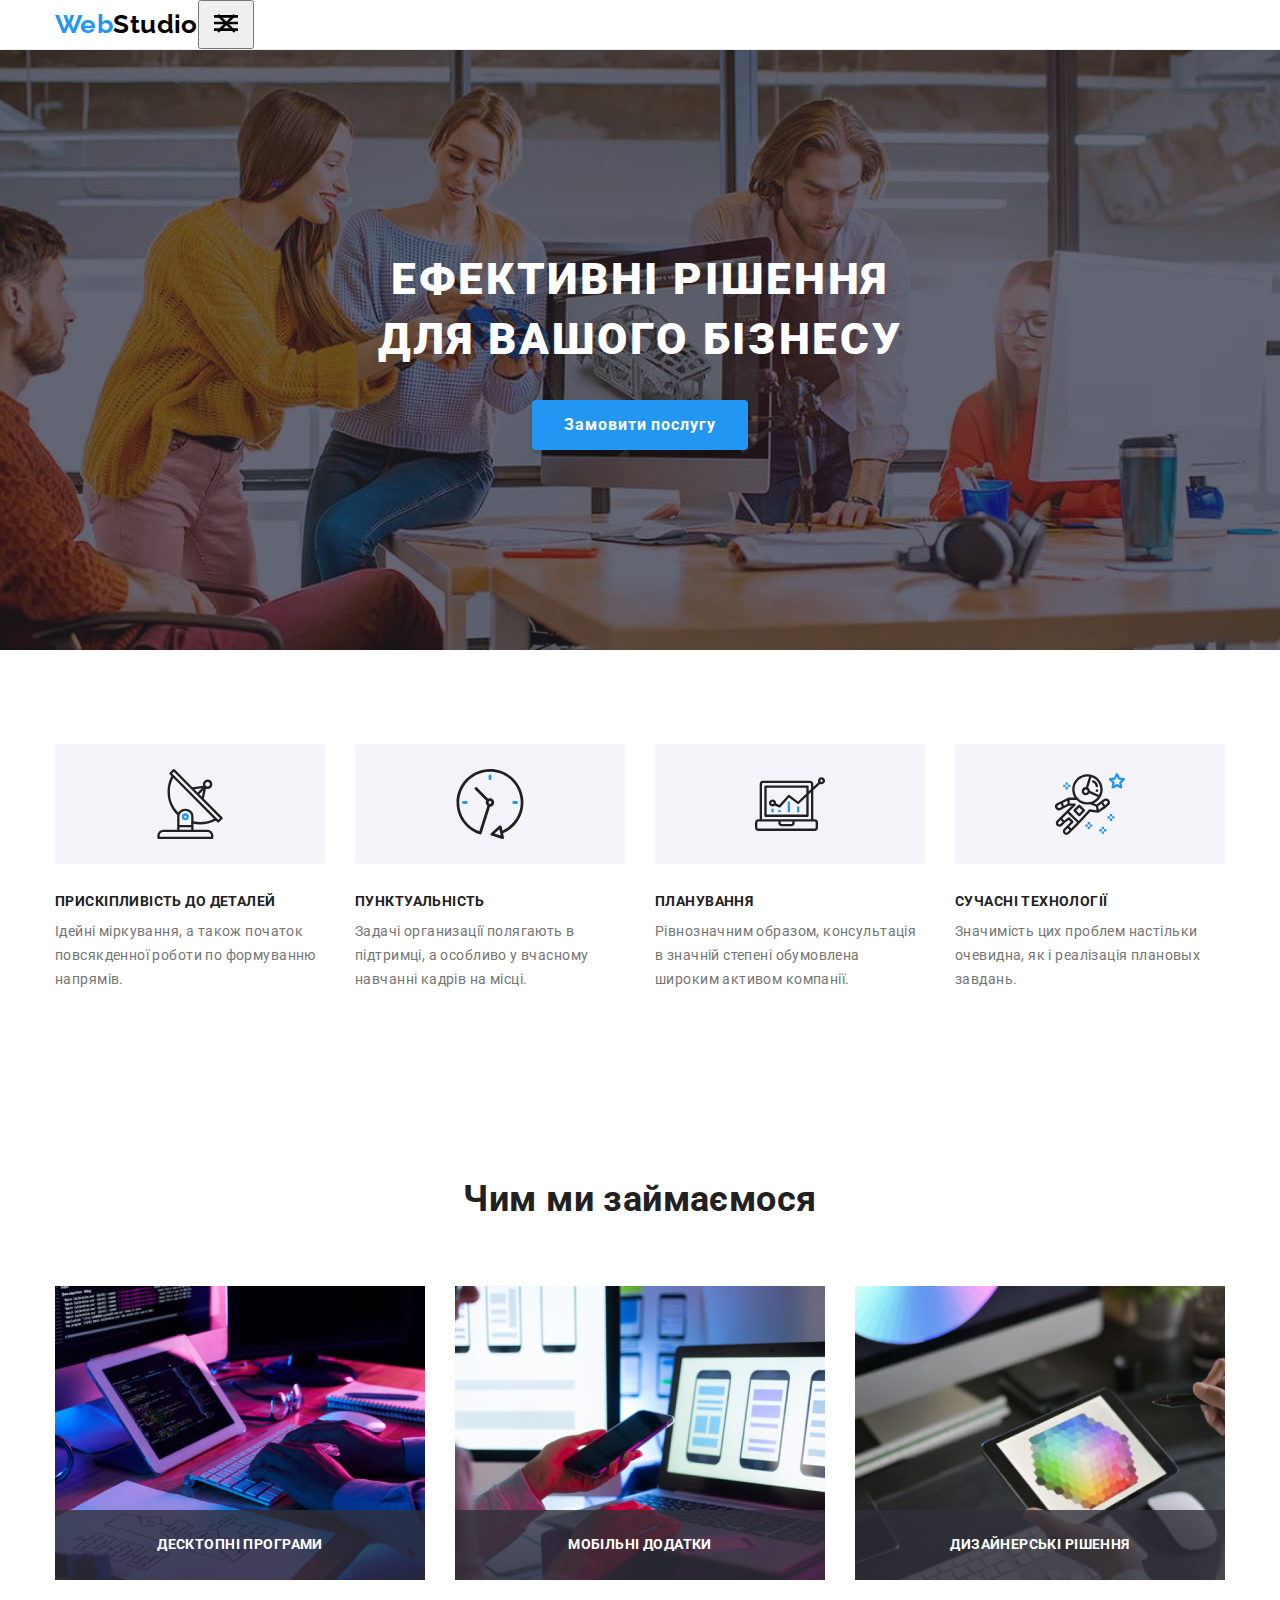
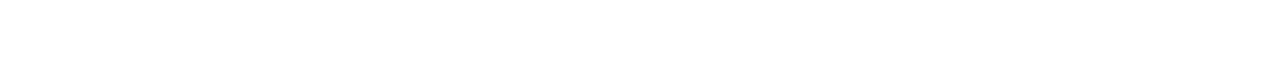
<file: index.html>
<!DOCTYPE html>
<html lang="uk-UA">
  <head>
    <meta charset="UTF-8" />
    <meta http-equiv="X-UA-Compatible" content="IE=edge" />
    <meta name="viewport" content="width=device-width, initial-scale=1.0" />
    <title>Go-IT Studio</title>
    <link rel="preconnect" href="https://fonts.googleapis.com" />
    <link rel="preconnect" href="https://fonts.gstatic.com" crossorigin />
    <link
      href="https://fonts.googleapis.com/css2?family=Raleway:wght@700&family=Roboto:wght@400;500;700;900&display=swap"
      rel="stylesheet"
    />
    <link
      rel="stylesheet"
      href="https://cdnjs.cloudflare.com/ajax/libs/modern-normalize/1.1.0/modern-normalize.min.css"
    />
    <link rel="icon" href="./images/studio.img/go-it.jpg" type="image/jpg" />
    <link rel="stylesheet" href="./css/main.min.css" />
  </head>
  <body>
    <!-- Шапка -->
    <header class="page-header">
      <div class="container">
        <div class="head-box">
          <a class="logo" href="./index.html">
            <span class="header__logo">Web</span>Studio</a
          >
          <button class="mobile-navigation" type="button">
            <svg class="mobile-navicon" width="40px" height="40px">
              <use
                class="mobile-navigation-menu"
                href="./images/icon.svg/sprite.svg#mobile-icon"
              ></use>
              <use
                class="mobile-nav__icon-close"
                href="./images/icon.svg/sprite.svg#mobile-icon-close"
              ></use>
            </svg>
          </button>
          <!-- <nav class="navigation">
            <ul class="navigation__list">
              <li class="navigation__item">
                <a href="./index.html" class="navigation__link current"
                  >Студія</a
                >
              </li>
              <li class="navigation__item">
                <a href="./portfolio.html" class="navigation__link"
                  >Портфоліо</a
                >
              </li>
              <li class="navigation__item">
                <a href="#" class="navigation__link">Контакти</a>
              </li>
            </ul>
          </nav> -->
          <!-- <ul class="contact">
            <li class="contact__item">
              <a
                class="contact__link"
                href="mailto:info@devstudio.com"
                target="_blank"
                rel="noopener nofollow noreferrer"
              >
                <svg class="envelope" width="16" height="12">
                  <use href="./images/icon.svg/sprite.svg#icon-envelope"></use>
                </svg>
                info@devstudio.com</a
              >
            </li>
            <li class="contact__item">
              <a
                class="contact__link"
                href="tel:+380961111111"
                target="_blank"
                rel="noopener nofollow noreferrer"
              >
                <svg class="smartphone" width="10" height="16">
                  <use
                    href="./images/icon.svg/sprite.svg#icon-smartphone"
                  ></use>
                </svg>
                +38 096 111 11 11</a
              >
            </li>
          </ul> -->
        </div>
      </div>
    </header>
    <main class="general">
      <section class="section-hero img-bgr-hero">
        <div class="container">
          <h1 class="hero-txt">ЕФЕКТИВНІ РІШЕННЯ ДЛЯ ВАШОГО БІЗНЕСУ</h1>
          <button class="hero-button" type="button" data-modal-open>
            Замовити послугу
          </button>
        </div>
      </section>
      <section class="section">
        <div class="container about-us">
          <h2 class="visually-hidden">Про Нас</h2>
          <ul class="about-us__list">
            <li class="about-us__box">
              <div class="about-us__backraund">
                <svg class="about-us__icon" width="70" height="70">
                  <use href="./images/icon.svg/sprite.svg#icon-antenna"></use>
                </svg>
              </div>
              <h3 class="about-us__title">ПРИСКІПЛИВІСТЬ ДО ДЕТАЛЕЙ</h3>
              <p class="about-us__text">
                Ідейні міркування, а також початок повсякденної роботи по
                формуванню напрямів.
              </p>
            </li>
            <li class="about-us__box">
              <div class="about-us__backraund">
                <svg class="about-us__icon" width="70" height="70">
                  <use href="./images/icon.svg/sprite.svg#icon-clock"></use>
                </svg>
              </div>
              <h3 class="about-us__title">ПУНКТУАЛЬНІСТЬ</h3>
              <p class="about-us__text">
                Задачі организації полягають в підтримці, а особливо у вчасному
                навчанні кадрів на місці.
              </p>
            </li>
            <li class="about-us__box">
              <div class="about-us__backraund">
                <svg class="about-us__icon" width="70" height="70">
                  <use href="./images/icon.svg/sprite.svg#icon-diagram"></use>
                </svg>
              </div>
              <h3 class="about-us__title">ПЛАНУВАННЯ</h3>
              <p class="about-us__text">
                Рівнозначним образом, консультація в значній степені обумовлена
                широким активом компанії.
              </p>
            </li>
            <li class="about-us__box">
              <div class="about-us__backraund">
                <svg class="about-us__icon" width="70" height="70">
                  <use href="./images/icon.svg/sprite.svg#icon-astronaut"></use>
                </svg>
              </div>
              <h3 class="about-us__title">СУЧАСНІ ТЕХНОЛОГІЇ</h3>
              <p class="about-us__text">
                Значимість цих проблем настільки очевидна, як і реалізація
                плановых завдань.
              </p>
            </li>
          </ul>
        </div>
      </section>
      <section class="section works">
        <div class="container">
          <h2 class="section-title">Чим ми займаємося</h2>
          <ul class="title-images">
            <li class="image">
              <img
                src="./images/studio.img/work1.jpg"
                alt="computer work"
                width="370"
                height="294"
              />
              <div class="what-do-we-do">
                <p class="what-do-we-do-text">Десктопні програми</p>
              </div>
            </li>
            <li class="image">
              <img
                src="./images/studio.img/work2.jpg"
                alt="work for alaptop"
                width="370"
                height="294"
              />
              <div class="what-do-we-do">
                <p class="what-do-we-do-text">Мобільні додатки</p>
              </div>
            </li>
            <li class="image image-last">
              <img
                src="./images/studio.img/work3.jpg"
                alt="work with thetablet"
                width="370"
                height="294"
              />
              <div class="what-do-we-do">
                <p class="what-do-we-do-text">Дизайнерські рішення</p>
              </div>
            </li>
          </ul>
        </div>
      </section>
      <!-- <section class="section-team">
        <div class="container">
          <h2 class="section-title">Наша команда</h2>
          <ul class="team-box">
            <li class="team-element">
              <img
                src="./images/studio.img/team1.jpg"
                alt="Ігор Дем'яненко"
                width="270"
                height="260"
              />
              <h3 class="workers">Ігор Дем'яненко</h3>
              <p class="profession">Product Designer</p>
              <div class="social-networks">
                <a
                  class="social-buttons"
                  href="#"
                  target="_blank"
                  rel="noopener nofollow noreferrer"
                >
                  <svg class="social-pozition">
                    <use
                      href="./images/icon.svg/sprite.svg#icon-instagram"
                    ></use>
                  </svg>
                </a>
                <a
                  class="social-buttons"
                  href="#"
                  target="_blank"
                  rel="noopener nofollow noreferrer"
                >
                  <svg class="social-pozition">
                    <use href="./images/icon.svg/sprite.svg#icon-tviter"></use>
                  </svg>
                </a>
                <a
                  class="social-buttons"
                  href="#"
                  target="_blank"
                  rel="noopener nofollow noreferrer"
                >
                  <svg class="social-pozition">
                    <use
                      href="./images/icon.svg/sprite.svg#icon-facebook"
                    ></use>
                  </svg>
                </a>
                <a
                  class="social-buttons"
                  href="#"
                  target="_blank"
                  rel="noopener nofollow noreferrer"
                >
                  <svg class="social-pozition">
                    <use
                      href="./images/icon.svg/sprite.svg#icon-linkedin"
                    ></use>
                  </svg>
                </a>
              </div>
            </li>
            <li class="team-element">
              <img
                src="./images/studio.img/team2.jpg"
                alt="Ольга Репіна"
                width="270"
                height="260"
              />
              <h3 class="workers">Ольга Репіна</h3>
              <p class="profession">Frontend Developer</p>
              <div class="social-networks">
                <a
                  class="social-buttons"
                  href="#"
                  target="_blank"
                  rel="noopener nofollow noreferrer"
                >
                  <svg class="social-pozition">
                    <use
                      href="./images/icon.svg/sprite.svg#icon-instagram"
                    ></use>
                  </svg>
                </a>
                <a
                  class="social-buttons"
                  href="#"
                  target="_blank"
                  rel="noopener nofollow noreferrer"
                >
                  <svg class="social-pozition">
                    <use href="./images/icon.svg/sprite.svg#icon-tviter"></use>
                  </svg>
                </a>
                <a
                  class="social-buttons"
                  href="#"
                  target="_blank"
                  rel="noopener nofollow noreferrer"
                >
                  <svg class="social-pozition">
                    <use
                      href="./images/icon.svg/sprite.svg#icon-facebook"
                    ></use>
                  </svg>
                </a>
                <a
                  class="social-buttons"
                  href="#"
                  target="_blank"
                  rel="noopener nofollow noreferrer"
                >
                  <svg class="social-pozition">
                    <use
                      href="./images/icon.svg/sprite.svg#icon-linkedin"
                    ></use>
                  </svg>
                </a>
              </div>
            </li>
            <li class="team-element">
              <img
                src="./images/studio.img/team3.jpg"
                alt="Микола Тарасов"
                width="270"
                height="260"
              />
              <h3 class="workers">Микола Тарасов</h3>
              <p class="profession">Marketing</p>
              <div class="social-networks">
                <a
                  class="social-buttons"
                  href="#"
                  target="_blank"
                  rel="noopener nofollow noreferrer"
                >
                  <svg class="social-pozition">
                    <use
                      href="./images/icon.svg/sprite.svg#icon-instagram"
                    ></use>
                  </svg>
                </a>
                <a
                  class="social-buttons"
                  href="#"
                  target="_blank"
                  rel="noopener nofollow noreferrer"
                >
                  <svg class="social-pozition">
                    <use href="./images/icon.svg/sprite.svg#icon-tviter"></use>
                  </svg>
                </a>
                <a
                  class="social-buttons"
                  href="#"
                  target="_blank"
                  rel="noopener nofollow noreferrer"
                >
                  <svg class="social-pozition">
                    <use
                      href="./images/icon.svg/sprite.svg#icon-facebook"
                    ></use>
                  </svg>
                </a>
                <a
                  class="social-buttons"
                  href="#"
                  target="_blank"
                  rel="noopener nofollow noreferrer"
                >
                  <svg class="social-pozition">
                    <use
                      href="./images/icon.svg/sprite.svg#icon-linkedin"
                    ></use>
                  </svg>
                </a>
              </div>
            </li>
            <li class="team-element">
              <img
                src="./images/studio.img/team4.jpg"
                alt="Михайло Єрмаков"
                width="270"
                height="260"
              />
              <h3 class="workers">Михайло Єрмаков</h3>
              <p class="profession">UI Designer</p>
              <div class="social-networks">
                <a
                  class="social-buttons"
                  href="#"
                  target="_blank"
                  rel="noopener nofollow noreferrer"
                >
                  <svg class="social-pozition">
                    <use
                      href="./images/icon.svg/sprite.svg#icon-instagram"
                    ></use>
                  </svg>
                </a>
                <a
                  class="social-buttons"
                  href="#"
                  target="_blank"
                  rel="noopener nofollow noreferrer"
                >
                  <svg class="social-pozition">
                    <use href="./images/icon.svg/sprite.svg#icon-tviter"></use>
                  </svg>
                </a>
                <a
                  class="social-buttons"
                  href="#"
                  target="_blank"
                  rel="noopener nofollow noreferrer"
                >
                  <svg class="social-pozition">
                    <use
                      href="./images/icon.svg/sprite.svg#icon-facebook"
                    ></use>
                  </svg>
                </a>
                <a
                  class="social-buttons"
                  href="#"
                  target="_blank"
                  rel="noopener nofollow noreferrer"
                >
                  <svg class="social-pozition">
                    <use
                      href="./images/icon.svg/sprite.svg#icon-linkedin"
                    ></use>
                  </svg>
                </a>
              </div>
            </li>
          </ul>
        </div>
      </section> -->
      <!-- <section class="section">
        <div class="container">
          <h2 class="section-title">Постійні клієнти</h2>
          <ul class="regular-customers">
            <li class="company-box">
              <a class="company-hover" href="#">
                <svg class="color-customers" width="41" height="47">
                  <use href="./images/icon.svg/sprite.svg#icon-ya-s-co"></use>
                </svg>
              </a>
            </li>
            <li class="company-box">
              <a class="company-hover" href="#">
                <svg class="color-customers" width="40" height="52">
                  <use
                    href="./images/icon.svg/sprite.svg#icon-company-t-h"
                  ></use>
                </svg>
              </a>
            </li>
            <li class="company-box">
              <a class="company-hover" href="#">
                <svg class="color-customers" width="43" height="41">
                  <use href="./images/icon.svg/sprite.svg#icon-company"></use>
                </svg>
              </a>
            </li>
            <li class="company-box">
              <a class="company-hover" href="#">
                <svg class="color-customers" width="84" height="41">
                  <use
                    href="./images/icon.svg/sprite.svg#icon-foster-peters"
                  ></use>
                </svg>
              </a>
            </li>
            <li class="company-box">
              <a class="company-hover" href="#">
                <svg class="color-customers" width="63" height="45">
                  <use href="./images/icon.svg/sprite.svg#icon-brand"></use>
                </svg>
              </a>
            </li>
            <li class="company-box">
              <a class="company-hover" href="#">
                <svg class="color-customers" width="94" height="44">
                  <use
                    href="./images/icon.svg/sprite.svg#icon-company-t-l"
                  ></use>
                </svg>
              </a>
            </li>
          </ul>
        </div>
      </section> -->
    </main>
    <!-- <footer class="footer">
      <div class="container">
        <div class="footer-box">
          <div class="footef-addres-box">
            <a class="logo-footer" href="./index.html">
              <span class="footer__logo">Web</span>Studio</a
            >
            <address class="footer-address">
              <ul class="footer-contact">
                <li class="address-item">
                  <a
                    class="address-sity"
                    href="https://goo.gl/maps/piqngm7oDQpEDh6u6"
                    target="_blank"
                    rel="noopener nofollow noreferrer"
                    >м. Київ, пр-т Лесі Українки, 26</a
                  >
                </li>
                <li class="contacts-studio">
                  <a
                    class="contacts"
                    href="mailto:info@devstudio.com"
                    target="_blank"
                    rel="noopener nofollow noreferrer"
                  >
                    info@devstudio.com</a
                  >
                </li>
                <li class="contacts-studio">
                  <a
                    class="contacts"
                    href="tel:+380961111111"
                    target="_blank"
                    rel="noopener nofollow noreferrer"
                  >
                    +38 096 111 11 11</a
                  >
                </li>
              </ul>
            </address>
          </div>
          <div class="footer-social-section">
            <h2 class="join-in">Приєднуйтесь</h2>
            <div class="social-networks-footer">
              <a
                class="social-buttons-footer"
                href="#"
                target="_blank"
                rel="noopener nofollow noreferrer"
              >
                <svg class="social-pozition-footer">
                  <use href="./images/icon.svg/sprite.svg#icon-instagram"></use>
                </svg>
              </a>
              <a
                class="social-buttons-footer"
                href="#"
                target="_blank"
                rel="noopener nofollow noreferrer"
              >
                <svg class="social-pozition-footer">
                  <use href="./images/icon.svg/sprite.svg#icon-tviter"></use>
                </svg>
              </a>
              <a
                class="social-buttons-footer"
                href="#"
                target="_blank"
                rel="noopener nofollow noreferrer"
              >
                <svg class="social-pozition-footer">
                  <use href="./images/icon.svg/sprite.svg#icon-facebook"></use>
                </svg>
              </a>
              <a
                class="social-buttons-footer"
                href="#"
                target="_blank"
                rel="noopener nofollow noreferrer"
              >
                <svg class="social-pozition-footer">
                  <use href="./images/icon.svg/sprite.svg#icon-linkedin"></use>
                </svg>
              </a>
            </div>
          </div>
          <div class="subscribe-box">
            <h2 class="subscribe-title">Підпишіться на розсилку</h2>
            <form class="subscribe-form" action="#" method="post">
              <label class="visually-hidden" for="subscribe-email"
                >Введіть email</label
              >
              <input
                class="subscribe-email"
                type="email"
                name="subscribe-email"
                id="subscribe-email"
                placeholder="E-mail"
                required
              />
              <button class="subscription-button" type="submit">
                Підписатися
                <svg class="icon-send" width="24" height="24">
                  <use href="./images/icon.svg/sprite.svg#icon-send"></use>
                </svg>
              </button>
            </form>
          </div>
        </div>
      </div>
    </footer> -->
    <!-- <div class="backdrop is-hidden" data-modal>
      <div class="modal" data-box>
        <button
          class="button-back"
          type="button"
          title="Close"
          data-modal-close
        >
          <svg class="button-back-img" width="18" height="18">
            <use href="./images/icon.svg/sprite.svg#close-black"></use>
          </svg>
        </button>
        <p class="modal-title-txt">Залишіть свої дані, ми вам перезвонимо</p>
        <form
          class="modal-form-box"
          action="#"
          method="post"
          autocomplete="off"
        >
          <label class="label-for-modal" for="name-of-user">Ім'я</label>
          <div class="input-info">
            <input
              class="user-name"
              type="text"
              id="name-of-user"
              name="user-name"
              required
            />
            <svg class="modal-user" width="18px" height="18px">
              <use href="./images/icon.svg/sprite.svg#icon-modal-persone"></use>
            </svg>
          </div>
          <label class="label-for-modal" for="phone-of-user">Телефон</label>
          <div class="input-info">
            <input
              class="user-phone"
              type="tel"
              id="phone-of-user"
              name="user-phone"
            />
            <svg class="modal-user" width="18px" height="18px">
              <use href="./images/icon.svg/sprite.svg#icon-modal-phone"></use>
            </svg>
          </div>
          <label class="label-for-modal" for="email-of-user">Пошта</label>
          <div class="input-info">
            <input
              class="user-email"
              type="email"
              id="email-of-user"
              name="user-email"
            />
            <svg class="modal-user" width="20px" height="16px">
              <use href="./images/icon.svg/sprite.svg#icon-modal-email"></use>
            </svg>
          </div>
          <label class="label-for-modal" for="for-user-comment"
            >Коментарі</label
          >
          <textarea
            class="for-user-comment"
            id="for-user-comment"
            name="comment-of-user"
            placeholder="Введіть текст"
          ></textarea>
          <label class="terms-of-consent" for="daw-frame">
            <input
              class="daw-frame"
              type="checkbox"
              id="daw-frame"
              value="conditions"
              name="user-conditions"
            />
            <span class="checked-box"></span>
            <svg class="icon-check" width="16px" height="15">
              <use href="./images/icon.svg/sprite.svg#icon-icon-check"></use>
            </svg>
            <span class="accept-txt"> Погоджуюсь із розсилкою та приймаю </span>
            <a class="contract-info" href="#">Умови договору</a>
          </label>
          <button
            class="button send-button"
            type="submit"
            name="form-modal-button"
          >
            Відправити
          </button>
        </form>
      </div>
    </div> -->
    <script src="./js/modal.js"></script>
  </body>
</html>
</file>
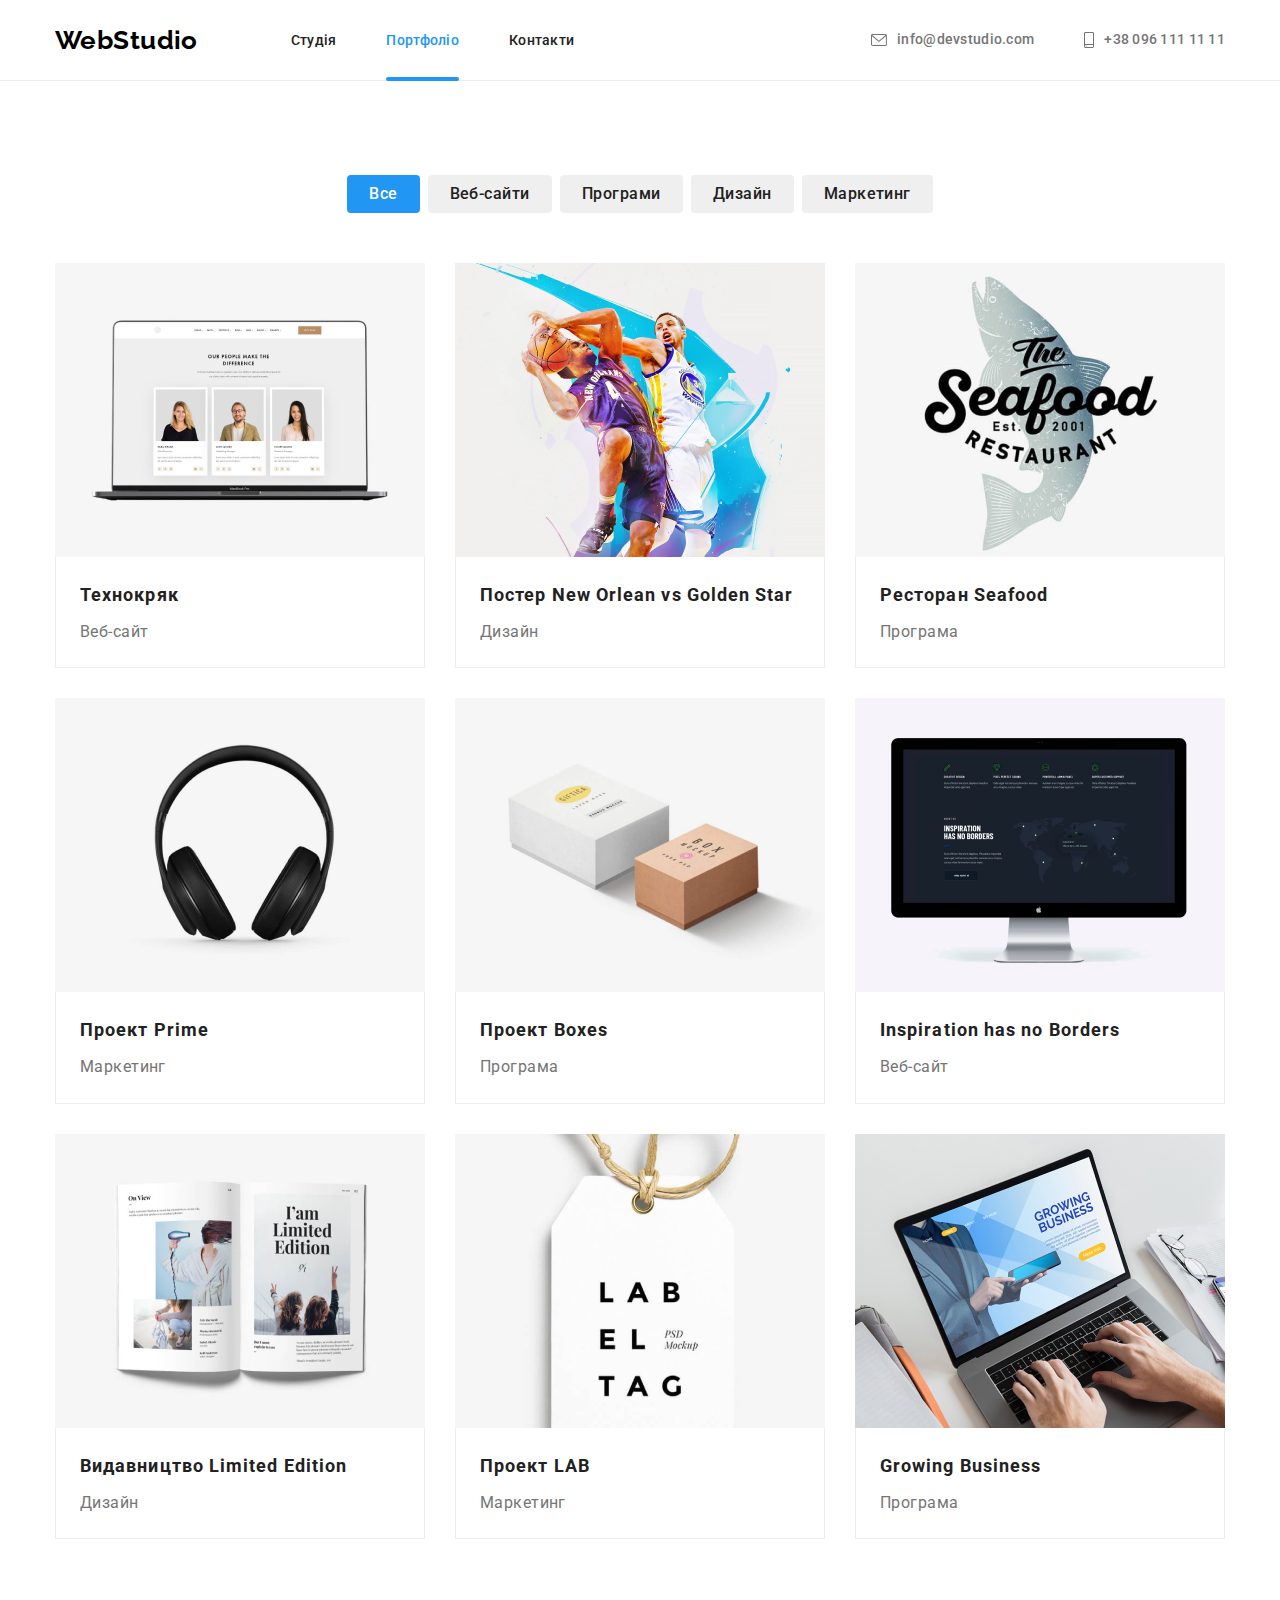
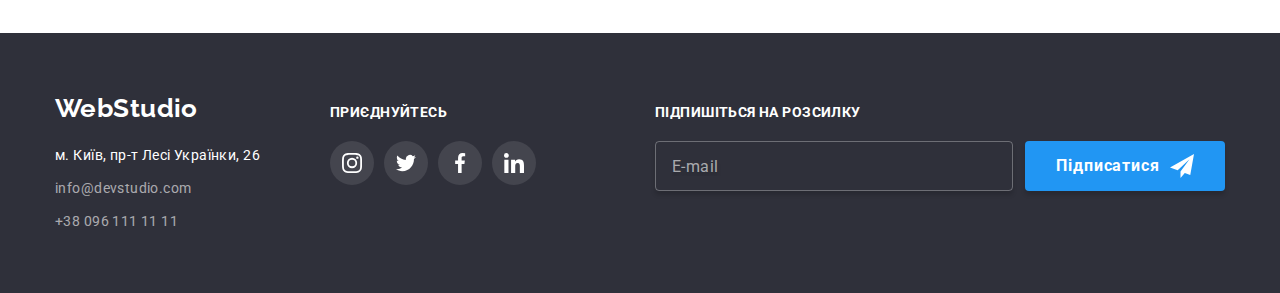
<file: portfolio.html>
<!DOCTYPE html>
<html lang="uk-UA">
  <head>
    <meta charset="UTF-8" />
    <meta http-equiv="X-UA-Compatible" content="IE=edge" />
    <meta name="viewport" content="width=device-width, initial-scale=1.0" />
    <title>Go-IT Portfolio</title>
    <link rel="preconnect" href="https://fonts.googleapis.com" />
    <link rel="preconnect" href="https://fonts.gstatic.com" crossorigin />
    <link
      href="https://fonts.googleapis.com/css2?family=Raleway:wght@700&family=Roboto:wght@400;500;700;900&display=swap"
      rel="stylesheet"
    />
    <link
      rel="stylesheet"
      href="https://cdnjs.cloudflare.com/ajax/libs/modern-normalize/1.1.0/modern-normalize.min.css"
    />
    <link rel="icon" href="./images/studio.img/go-it.jpg" type="image/jpg" />
    <link rel="stylesheet" href="./css/main.min.css" />
  </head>
  <body class="body-pozition">
    <!-- Шапка -->
    <header class="page-header">
      <div class="container">
        <div class="head-box">
          <a class="logo" href="./index.html">
            <span class="page-header__logo">Web</span>Studio</a
          >
          <nav class="navigation">
            <ul class="navigation__list">
              <li class="navigation__item">
                <a href="./index.html" class="navigation__link">Студія</a>
              </li>
              <li class="navigation__item">
                <a href="./portfolio.html" class="navigation__link current"
                  >Портфоліо</a
                >
              </li>
              <li class="navigation__item">
                <a href="#" class="navigation__link">Контакти</a>
              </li>
            </ul>
          </nav>
          <ul class="contact">
            <li class="contact__item">
              <a
                class="contact__link imail-nav"
                href="mailto:info@devstudio.com"
                target="_blank"
                rel="noopener nofollow noreferrer"
              >
                <svg class="envelope" width="16" height="12">
                  <use href="./images/icon.svg/sprite.svg#icon-envelope"></use>
                </svg>
                info@devstudio.com</a
              >
            </li>
            <li class="contact__item">
              <a
                class="contact__link telf-nav"
                href="tel:+380961111111"
                target="_blank"
                rel="noopener nofollow noreferrer"
              >
                <svg class="smartphone" width="10" height="16">
                  <use
                    href="./images/icon.svg/sprite.svg#icon-smartphone"
                  ></use>
                </svg>
                +38 096 111 11 11</a
              >
            </li>
          </ul>
        </div>
      </div>
    </header>
    <!-- Портфоліо -->
    <main class="general">
      <section class="section-portfolio">
        <div class="container">
          <h1 class="visually-hidden">Портфоліо</h1>
          <!-- Фільтр -->
          <ul class="buttons">
            <li class="bgr-of-buttons">
              <button type="button" class="list-of-buttons current">Все</button>
            </li>
            <li class="bgr-of-buttons">
              <button type="button" class="list-of-buttons">Веб-сайти</button>
            </li>
            <li class="bgr-of-buttons">
              <button type="button" class="list-of-buttons">Програми</button>
            </li>
            <li class="bgr-of-buttons">
              <button type="button" class="list-of-buttons">Дизайн</button>
            </li>
            <li class="bgr-of-buttons">
              <button type="button" class="list-of-buttons">Маркетинг</button>
            </li>
          </ul>
          <!-- Проект 1-3 -->
          <ul class="work-list-pozition">
            <li class="work-elements">
              <div class="work-elements-hover">
                <img
                  class="img-paddings"
                  src="./images/images.p2/tekhno.jpg"
                  alt="Techno-crack"
                  width="370"
                  height="294"
                />
                <p class="work-elements-hover-text">
                  Ресурс пропонує комплексні пропозиції з різним рівнем
                  функціоналу та сервісів. Все це дозволить відвідувачу отримати
                  вичерпні відомості про компанію чи приватну особу.
                </p>
              </div>
              <div class="decoration-work-lilt">
                <h2 class="titles-of-works">Технокряк</h2>
                <p class="paragraphs-of-works">Веб-сайт</p>
              </div>
            </li>
            <li class="work-elements">
              <div class="work-elements-hover">
                <img
                  class="img-paddings"
                  src="./images/images.p2/goldenstar.jpg"
                  alt="Poster New Orlean vs Golden Star"
                  width="370"
                  height="294"
                />
                <div class="hover-box">
                  <p class="work-elements-hover-text">
                    Ресурс пропонує комплексні пропозиції з різним рівнем
                    функціоналу та сервісів. Все це дозволить відвідувачу
                    отримати вичерпні відомості про компанію чи приватну особу.
                  </p>
                </div>
              </div>
              <div class="decoration-work-lilt">
                <h2 class="titles-of-works">
                  Постер New Orlean vs Golden Star
                </h2>
                <p class="paragraphs-of-works">Дизайн</p>
              </div>
            </li>
            <li class="work-elements">
              <div class="work-elements-hover">
                <img
                  class="img-paddings"
                  src="./images/images.p2/seafood.jpg"
                  alt=" Restaurant Seafood"
                  width="370"
                  height="294"
                />
                <div class="hover-box">
                  <p class="work-elements-hover-text">
                    Ресурс пропонує комплексні пропозиції з різним рівнем
                    функціоналу та сервісів. Все це дозволить відвідувачу
                    отримати вичерпні відомості про компанію чи приватну особу.
                  </p>
                </div>
              </div>
              <div class="decoration-work-lilt">
                <h2 class="titles-of-works">Ресторан Seafood</h2>
                <p class="paragraphs-of-works">Програма</p>
              </div>
            </li>
            <!-- Проект 4-6 -->
            <li class="work-elements">
              <div class="work-elements-hover">
                <img
                  class="img-paddings"
                  src="./images/images.p2/prime.jpg"
                  alt="Headphones"
                  width="370"
                  height="294"
                />
                <div class="hover-box">
                  <p class="work-elements-hover-text">
                    Ресурс пропонує комплексні пропозиції з різним рівнем
                    функціоналу та сервісів. Все це дозволить відвідувачу
                    отримати вичерпні відомості про компанію чи приватну особу.
                  </p>
                </div>
              </div>
              <div class="decoration-work-lilt">
                <h2 class="titles-of-works">Проект Prime</h2>
                <p class="paragraphs-of-works">Маркетинг</p>
              </div>
            </li>
            <li class="work-elements">
              <div class="work-elements-hover">
                <img
                  class="img-paddings"
                  src="./images/images.p2/boxes.jpg"
                  alt="boxes"
                  width="370"
                  height="294"
                />
                <div class="hover-box">
                  <p class="work-elements-hover-text">
                    Ресурс пропонує комплексні пропозиції з різним рівнем
                    функціоналу та сервісів. Все це дозволить відвідувачу
                    отримати вичерпні відомості про компанію чи приватну особу.
                  </p>
                </div>
              </div>
              <div class="decoration-work-lilt">
                <h2 class="titles-of-works">Проект Boxes</h2>
                <p class="paragraphs-of-works">Програма</p>
              </div>
            </li>
            <li class="work-elements">
              <div class="work-elements-hover">
                <img
                  class="img-paddings"
                  src="./images/images.p2/borders.jpg"
                  alt="Monitor"
                  width="370"
                  height="294"
                />
                <div class="hover-box">
                  <p class="work-elements-hover-text">
                    Ресурс пропонує комплексні пропозиції з різним рівнем
                    функціоналу та сервісів. Все це дозволить відвідувачу
                    отримати вичерпні відомості про компанію чи приватну особу.
                  </p>
                </div>
              </div>
              <div class="decoration-work-lilt">
                <h2 class="titles-of-works">Inspiration has no Borders</h2>
                <p class="paragraphs-of-works">Веб-сайт</p>
              </div>
            </li>
            <!-- Проект 7-9 -->
            <li class="work-elements">
              <div class="work-elements-hover">
                <img
                  class="img-paddings"
                  src="./images/images.p2/limited.jpg"
                  alt="Limited Edition"
                  width="370"
                  height="294"
                />
                <div class="hover-box">
                  <p class="work-elements-hover-text">
                    Ресурс пропонує комплексні пропозиції з різним рівнем
                    функціоналу та сервісів. Все це дозволить відвідувачу
                    отримати вичерпні відомості про компанію чи приватну особу.
                  </p>
                </div>
              </div>
              <div class="decoration-work-lilt">
                <h2 class="titles-of-works">Видавництво Limited Edition</h2>
                <p class="paragraphs-of-works">Дизайн</p>
              </div>
            </li>
            <li class="work-elements">
              <div class="work-elements-hover">
                <img
                  class="img-paddings"
                  src="./images/images.p2/projectlab.jpg"
                  alt="Project LAB"
                  width="370"
                  height="294"
                />
                <div class="hover-box">
                  <p class="work-elements-hover-text">
                    Ресурс пропонує комплексні пропозиції з різним рівнем
                    функціоналу та сервісів. Все це дозволить відвідувачу
                    отримати вичерпні відомості про компанію чи приватну особу.
                  </p>
                </div>
              </div>
              <div class="decoration-work-lilt">
                <h2 class="titles-of-works">Проект LAB</h2>
                <p class="paragraphs-of-works">Маркетинг</p>
              </div>
            </li>
            <li class="work-elements">
              <div class="work-elements-hover">
                <img
                  class="img-paddings"
                  src="./images/images.p2/growing.jpg"
                  alt="Growing Business"
                  width="370"
                  height="294"
                />
                <div class="hover-box">
                  <p class="work-elements-hover-text">
                    Ресурс пропонує комплексні пропозиції з різним рівнем
                    функціоналу та сервісів. Все це дозволить відвідувачу
                    отримати вичерпні відомості про компанію чи приватну особу.
                  </p>
                </div>
              </div>
              <div class="decoration-work-lilt">
                <h2 class="titles-of-works">Growing Business</h2>
                <p class="paragraphs-of-works">Програма</p>
              </div>
            </li>
          </ul>
        </div>
      </section>
    </main>
    <!-- Підвал -->
    <footer class="footer">
      <div class="container">
        <div class="footer-box">
          <div class="footef-addres-box">
            <a class="logo-footer" href="./index.html">
              <span class="logo-left">Web</span>Studio</a
            >
            <address class="footer-address">
              <ul class="footer-contact">
                <li class="address-item">
                  <a
                    class="address-sity"
                    href="https://goo.gl/maps/piqngm7oDQpEDh6u6"
                    target="_blank"
                    rel="noopener nofollow noreferrer"
                    >м. Київ, пр-т Лесі Українки, 26</a
                  >
                </li>
                <li class="contacts-studio">
                  <a class="contacts" href="mailto:info@devstudio.com">
                    info@devstudio.com</a
                  >
                </li>
                <li class="contacts-studio">
                  <a class="contacts" href="tel:+380961111111">
                    +38 096 111 11 11</a
                  >
                </li>
              </ul>
            </address>
          </div>
          <div class="footer-social-section">
            <h2 class="join-in">Приєднуйтесь</h2>
            <div class="social-networks-footer">
              <a
                class="social-buttons-footer"
                href="#"
                target="_blank"
                rel="noopener nofollow noreferrer"
              >
                <svg class="social-pozition-footer">
                  <use href="./images/icon.svg/sprite.svg#icon-instagram"></use>
                </svg>
              </a>
              <a
                class="social-buttons-footer"
                href="#"
                target="_blank"
                rel="noopener nofollow noreferrer"
              >
                <svg class="social-pozition-footer">
                  <use href="./images/icon.svg/sprite.svg#icon-tviter"></use>
                </svg>
              </a>
              <a
                class="social-buttons-footer"
                href="#"
                target="_blank"
                rel="noopener nofollow noreferrer"
              >
                <svg class="social-pozition-footer">
                  <use href="./images/icon.svg/sprite.svg#icon-facebook"></use>
                </svg>
              </a>
              <a
                class="social-buttons-footer"
                href="#"
                target="_blank"
                rel="noopener nofollow noreferrer"
              >
                <svg class="social-pozition-footer">
                  <use href="./images/icon.svg/sprite.svg#icon-linkedin"></use>
                </svg>
              </a>
            </div>
          </div>
          <div class="subscribe-box">
            <h2 class="subscribe-title">Підпишіться на розсилку</h2>
            <form class="subscribe-form" action="#" method="post">
              <label class="visually-hidden" for="subscribe-mail"
                >Введіть email</label
              >
              <input
                class="subscribe-email"
                type="email"
                name="subscribe-email"
                id="subscribe-email"
                placeholder="E-mail"
                required
              />
              <button class="subscription-button" type="submit">
                Підписатися
                <svg class="icon-send" width="24" height="24">
                  <use href="./images/icon.svg/sprite.svg#icon-send"></use>
                </svg>
              </button>
            </form>
          </div>
        </div>
      </div>
    </footer>
  </body>
</html>
</file>
<file: css/main.min.css>
:root{--primary-text-color: #757575;--title-text-color: #212121;--accent-color: #2196f3;--color-white: #ffffff;--color-black: #000000;--primary-section-fon: #2f303a;--decoration-work-list: #eeeeee;--decoration-background: #f5f4fa;--decoration-buttons-2: #a9a9ad;--decoration-color-customers: #afb1b8}*,*::before,*::after{margin:0}body{display:flex;flex-direction:column;min-height:100vh;color:var(--primary-text-color);font-family:Roboto,sans-serif;font-weight:400;letter-spacing:.03em;font-size:14px}.general{flex:1 0 auto}.visually-hidden{position:absolute;width:1px;height:1px;margin:-1px;border:0;padding:0;white-space:nowrap;clip-path:inset(100%);clip:rect(0 0 0 0);overflow:hidden}h1,h2,h3{color:var(--title-text-color)}button{cursor:pointer}ul{list-style:none;padding:0}.container{max-width:1200px;margin:0 auto;padding:0 15px}.page-header{background-color:var(--color-white);border-bottom:1px solid #ececec;padding:0}.footer{padding:60px 0;background:var(--primary-section-fon)}.footer-box{display:flex;align-items:baseline}.section{padding:94px 0;background:var(--color-white)}.section-portfolio{padding:94px 0}.section-team{padding:94px 0;background-color:#f5f4fa}.logo{color:#000;font-family:Raleway,sans-serif;font-weight:700;font-size:26px;line-height:1.19;text-decoration:none;transition-duration:250ms;transition-timing-function:cubic-bezier(0.4, 0, 0.2, 1)}.logo:hover,.logo:focus{transform:scale(1.5);transition-duration:250ms;transition-timing-function:cubic-bezier(0.4, 0, 0.2, 1)}.header__logo,.footer__logo{color:var(--accent-color);font-family:Raleway,sans-serif;font-weight:700;font-size:26px;line-height:1.19}.head-box{display:flex;align-items:center}.page-header__navigation{display:flex;align-items:center}.navigation__link{display:block;position:relative;color:var(--title-text-color);font-weight:500;line-height:1.14;letter-spacing:.02em;text-decoration:none;padding-bottom:32px;padding-top:32px;bottom:-1px;transition-property:color;transition-duration:250ms;transition-timing-function:cubic-bezier(0.4, 0, 0.2, 1)}.navigation__link::before{content:"";position:absolute;right:0;bottom:-1px;height:4px;width:0;background-color:var(--accent-color);border-radius:2px;animation-name:animation-underline-none;animation-duration:250ms;animation-direction:alternate;animation-fill-mode:forwards;animation-timing-function:cubic-bezier(0.4, 0, 0.2, 1)}.navigation__link::after{content:"";position:absolute;left:0;bottom:0;display:block;width:100%;height:4px;background:var(--accent-color);border-radius:2px;transform:scaleX(0);transition:transform 250ms cubic-bezier(0.4, 0, 0.2, 1)}.navigation__link:hover::after{transform:scaleX(1);transition:transform 250ms cubic-bezier(0.4, 0, 0.2, 1)}.navigation__link:focus::after{transform:scaleX(1);transition:transform 250ms cubic-bezier(0.4, 0, 0.2, 1)}.navigation__link.current::before,.navigation__link.current::after{content:"";position:absolute;left:0;bottom:0;display:block;width:100%;height:4px;background:var(--accent-color);border-radius:2px;transition:250ms cubic-bezier(0.4, 0, 0.2, 1)}.navigation__link:hover,.navigation__link:focus{color:var(--accent-color)}.navigation__list{margin-left:93px;display:flex}.navigation__list:focus{background-color:var(--color-white);color:var(--accent-color)}.navigation__list:hover{color:var(--accent-color)}.navigation__list .navigation__item:not(:last-child){margin-right:50px}.current{color:var(--accent-color);transition-property:color;transition-duration:250ms;transition-timing-function:cubic-bezier(0.4, 0, 0.2, 1)}.contact .navigation__item+.navigation__item{margin-left:50px}.contact .contact__item+.contact__item{margin-left:50px}.contact{display:flex;margin-left:auto}.contact__link{display:flex;align-items:center;justify-content:center;color:var(--primary-text-color);font-weight:500;line-height:1.14;letter-spacing:.02em;text-decoration:none;padding:32px 0;transition-duration:250ms;transition-timing-function:cubic-bezier(0.4, 0, 0.2, 1)}.contact__link:hover,.contact__link:focus{color:var(--accent-color);transition-duration:250ms;transition-timing-function:cubic-bezier(0.4, 0, 0.2, 1)}.navigation__item{display:flex;align-items:center}.navigation__item:hover,.navigation__item:focus{color:var(--accent-color)}.envelope{width:16px;height:12px;margin-right:10px;fill:currentColor}.smartphone{width:10px;height:16px;margin-right:10px;fill:currentColor}.hero-txt{margin-left:auto;margin-right:auto;color:var(--color-white);font-family:Roboto,sans-serif;max-width:600px;font-weight:900;font-size:44px;line-height:1.36;text-align:center;letter-spacing:.06em}.hero-button{margin-top:30px;margin-left:auto;margin-right:auto;padding:10px 32px;background-color:var(--accent-color);color:var(--color-white);font-weight:700;font-size:16px;line-height:1.9;letter-spacing:.06em;box-shadow:0px 4px 4px rgba(0,0,0,.15);border:0;border-radius:4px;transition-duration:250ms;transition-timing-function:cubic-bezier(0.4, 0, 0.2, 1)}.hero-button:hover,.hero-button:focus,.hero-button:active{background-color:#188ce8;box-shadow:0px 4px 4px rgba(0,0,0,.15);transition-duration:250ms;transition-timing-function:cubic-bezier(0.4, 0, 0.2, 1)}.img-bgr-hero{padding:200px 0;text-align:center;background-repeat:no-repeat;background-position:center;background-color:var(--primary-section-fon);background-image:linear-gradient(rgba(47, 48, 58, 0.4), rgba(47, 48, 58, 0.4)),url(../images/studio.img/bgr-hero.jpg);background-position:center;background-repeat:no-repeat}.about-us{padding-bottom:0}.about-us__list{display:flex;flex-wrap:wrap;gap:30px;justify-content:center}.about-us__title{line-height:1.14;text-transform:uppercase;font-size:14px}.about-us__text{margin-top:10px;line-height:1.7}.about-us__box{max-width:270px;display:flex;flex-direction:column}.about-us__backraund{width:270px;height:120px;background-color:var(--decoration-background);margin-bottom:30px;border-radius:4px}.about-us__icon{margin:25px 100px}.title-images{display:flex;flex-wrap:wrap;margin:-15px;margin-top:50px}.image{position:relative;max-width:370px;max-height:294px;margin:15px}.image-last{max-width:370px;max-height:294px}.section-title{font-size:36px;line-height:1.16;text-align:center}.what-do-we-do{position:absolute;display:flex;flex-wrap:wrap;justify-content:center;align-items:center;width:100%;min-height:70px;padding-right:10px;padding-left:10px;bottom:0;left:0;background-color:rgba(47,48,58,.8)}.what-do-we-do-text{font-weight:700;font-size:14px;line-height:1.14;text-align:center;letter-spacing:.03em;text-transform:uppercase;color:var(--color-white)}.team-box{display:flex;flex-wrap:wrap;gap:30px;margin-top:50px}.team-element{background:#fff;box-shadow:0px 1px 3px rgba(0,0,0,.12),0px 1px 1px rgba(0,0,0,.14),0px 2px 1px rgba(0,0,0,.2);border-radius:0px 0px 4px 4px;text-align:center}.workers{margin-top:30px;font-weight:500;font-size:16px;line-height:1.2}.profession{margin-top:10px;font-size:16px;line-height:1.2}.social-networks{display:flex;flex-wrap:wrap;gap:10px;justify-content:center;max-width:270px;padding-top:16px;padding-bottom:30px}.social-buttons{display:flex;align-items:center;justify-content:center;width:44px;height:44px;border-radius:50%;fill:#afb1b8;transition-duration:250ms;transition-timing-function:cubic-bezier(0.4, 0, 0.2, 1)}.social-buttons:focus,.social-buttons:hover{background-color:var(--accent-color);fill:var(--color-white);filter:drop-shadow(0px 4px 4px rgba(0, 0, 0, 0.25));transition-duration:250ms;transition-timing-function:cubic-bezier(0.4, 0, 0.2, 1)}.social-pozition{width:20px;height:20px}.regular-customers{display:flex;margin-top:50px}.company-box+.company-box{margin-left:30px}.company-box{width:170px;height:92px}.company-hover{display:flex;align-items:center;justify-content:center;width:100%;height:100%;border:1px solid var(--decoration-color-customers);border-radius:4px;color:var(--decoration-color-customers);transition-duration:250ms;transition-timing-function:cubic-bezier(0.4, 0, 0.2, 1)}.company-hover:hover,.company-hover:focus{cursor:pointer;color:var(--accent-color);border-color:var(--accent-color);border-radius:4px;transition-duration:250ms;transition-timing-function:cubic-bezier(0.4, 0, 0.2, 1)}.color-customers{fill:currentColor}.color-customers:hover,.color-customers:focus{fill:var(--accent-color);transition-duration:250ms;transition-timing-function:cubic-bezier(0.4, 0, 0.2, 1)}.logo-footer{color:var(--color-white);font-family:Raleway,sans-serif;font-weight:700;font-size:26px;line-height:1.19;text-decoration:none;display:inline-block;transition-duration:250ms;transition-timing-function:cubic-bezier(0.4, 0, 0.2, 1)}.logo-footer:hover,.logo-footer:focus{transform:scale(1.5);transition-duration:250ms;transition-timing-function:cubic-bezier(0.4, 0, 0.2, 1)}.footer-contact :not(:last-child){padding-bottom:9px}.footer-address{margin-top:20px}.address-item .address-sity{display:flex;align-items:center}.address-sity{font-style:normal;line-height:1.7;text-decoration:none;color:var(--color-white)}.contacts{font-style:normal;line-height:1.7;text-decoration:none;color:rgba(255,255,255,.6);transition-duration:250ms;transition-timing-function:cubic-bezier(0.4, 0, 0.2, 1)}.contacts:hover,.contacts:focus{background-color:var(--primary-section-fon);color:var(--accent-color);transition-duration:250ms;transition-timing-function:cubic-bezier(0.4, 0, 0.2, 1)}.footef-addres-box{margin-right:70px}.join-in{font-family:Roboto,sans-serif;font-style:normal;font-weight:700;font-size:14px;line-height:1.14;text-transform:uppercase;color:var(--color-white)}.social-networks-footer{display:flex;flex-wrap:wrap;gap:10px;justify-content:center;align-items:center;max-width:270px;padding-top:20px}.social-pozition-footer{margin:12px;width:20px;height:20px}.social-pozition:focus{color:var(--color-white)}.social-buttons-footer{width:44px;height:44px;border-radius:50%;fill:var(--color-white);background-color:rgba(255,255,255,.1);transition-duration:250ms;transition-timing-function:cubic-bezier(0.4, 0, 0.2, 1)}.social-buttons-footer:hover,.social-buttons-footer:focus{background-color:var(--accent-color);fill:var(--color-white);filter:drop-shadow(0px 4px 4px rgba(0, 0, 0, 0.25));transition-duration:250ms;transition-timing-function:cubic-bezier(0.4, 0, 0.2, 1)}.subscribe-box{margin-left:auto}.subscribe-title{font-weight:700;font-size:14px;line-height:1.14;letter-spacing:.03em;text-transform:uppercase;margin-bottom:20px;color:var(--color-white)}.subscribe-form{display:flex}.subscribe-email{outline:rgba(0,0,0,0);width:358px;height:50px;margin-right:12px;padding:15px 16px;font-size:16px;line-height:1.25;letter-spacing:.03em;color:var(--color-white);background-color:rgba(0,0,0,0);border:1px solid rgba(255,255,255,.3);border-radius:4px;box-shadow:0px 4px 4px rgba(0,0,0,.15);text-shadow:0px 4px 4px rgba(0,0,0,.15);transition-duration:250ms;transition-timing-function:cubic-bezier(0.4, 0, 0.2, 1)}.subscribe-email:hover,.subscribe-email:focus,.subscribe-email:active{border:1px solid var(--accent-color);caret-color:var(--primary-text-color);color:var(--color-white);box-shadow:0px 4px 4px rgba(0,0,0,.15);text-shadow:0px 4px 4px rgba(0,0,0,.15);transition-duration:250ms;transition-timing-function:cubic-bezier(0.4, 0, 0.2, 1)}.subscribe-email::placeholder{color:rgba(255,255,255,.6)}.subscription-button{display:flex;justify-content:center;align-items:center;cursor:pointer;min-width:200px;padding:10px 28px;font-weight:700;font-size:16px;line-height:1.88;letter-spacing:.06em;color:#fff;background:var(--accent-color);box-shadow:0px 4px 4px rgba(0,0,0,.15);border:0;border-radius:4px;transform:scale(1);transition-duration:250ms;transition-timing-function:cubic-bezier(0.4, 0, 0.2, 1)}.subscription-button:hover,.subscription-button:focus,.subscription-button:active{background:rgba(33,150,243,0);color:var(--accent-color);box-shadow:0 4px 4px rgba(0,0,0,.15);transform:scale(1.1);transition-duration:250ms;transition-timing-function:cubic-bezier(0.4, 0, 0.2, 1)}.icon-send{display:inline-block;fill:currentColor;margin-left:10px}.buttons{margin-bottom:50px;display:flex;justify-content:center;flex-wrap:wrap;gap:8px}.buttons:focus,.buttons:focus:hover{background-color:var(--accent-color);color:var(--color-white)}.list-of-buttons{padding:6px 22px;border:none;border-radius:4px;font-family:Roboto,sans-serif;font-style:normal;font-weight:500;font-size:16px;line-height:1.62;letter-spacing:.03em;color:var(--title-text-color);cursor:pointer;transition-duration:250ms;transition-timing-function:cubic-bezier(0.4, 0, 0.2, 1)}.list-of-buttons:hover,.list-of-buttons:focus{background-color:var(--accent-color);color:var(--color-white);box-shadow:0px 3px 1px rgba(0,0,0,.1),0px 1px 2px rgba(0,0,0,.08),0px 2px 2px rgba(0,0,0,.12);border-radius:4px}.list-of-buttons.current{color:var(--color-white);background-color:var(--accent-color);transition-property:color;transition-duration:250ms;transition-timing-function:cubic-bezier(0.4, 0, 0.2, 1)}.img-paddings{display:block;width:100%}.titles-of-works{font-size:18px;line-height:2;letter-spacing:.06em;color:var(--title-text-color)}.paragraphs-of-works{margin-top:4px;font-size:16px;line-height:1.9;color:var(--primary-text-color)}.work-list{width:1200px;padding:0 15px}.work-list-pozition{display:flex;flex-wrap:wrap;margin:-15px}.work-elements{width:370px;margin:15px;transition-property:box-shadow;transition-duration:250ms;transition-timing-function:cubic-bezier(0.4, 0, 0.2, 1)}.work-elements:hover{cursor:pointer;box-shadow:0px 1px 1px rgba(0,0,0,.12),0px 4px 4px rgba(0,0,0,.06),1px 4px 6px rgba(0,0,0,.16)}.work-elements:hover .work-elements-hover-text{transform:translateY(0)}.work-elements-hover{overflow:hidden;position:relative}.work-elements-hover-text{margin-top:2px;position:absolute;top:0;left:0;width:100%;height:100%;padding:63px 24px;font-size:18px;line-height:1.56;letter-spacing:.03em;background-color:rgba(33,150,243,.9);color:var(--color-white);transition-property:transform;transition-duration:250ms;transition-timing-function:cubic-bezier(0.4, 0, 0.2, 1);transform:translateY(100%)}.decoration-work-lilt{border-left:1px solid var(--decoration-work-list);border-right:1px solid var(--decoration-work-list);border-bottom:1px solid var(--decoration-work-list);padding:20px 24px}.backdrop{position:fixed;top:0;left:0;z-index:99;width:100%;height:100%;background:rgba(0,0,0,.2);opacity:1;transition-property:opacity;transition-duration:250ms;transition-timing-function:cubic-bezier(0.4, 0, 0.2, 1)}.is-hidden{visibility:hidden;opacity:0;pointer-events:none;transition-duration:250ms;transition-timing-function:cubic-bezier(0.4, 0, 0.2, 1)}.modal{position:absolute;width:528px;height:581px;padding:40px;top:50%;left:50%;border-radius:4px;transform:translate(-50%, -50%) scale(1);transition-duration:250ms;transition-timing-function:translate cubic-bezier(0.4, 0, 0.2, 1);background-color:var(--color-white);box-shadow:0px 1px 3px rgba(0,0,0,.12),0px 1px 1px rgba(0,0,0,.14),0px 2px 1px rgba(0,0,0,.2)}.modal-title-txt{text-align:center;font-weight:700;font-size:20px;line-height:1.15;letter-spacing:.03em;color:var(--title-text-color);margin-bottom:12px}.modal-form-box{width:100%;display:flex;flex-direction:column;align-items:center}.button-back{position:absolute;top:8px;right:8px;width:30px;height:30px;padding:0;border-radius:4px;border-radius:50%;background:var(--color-white);border:1px solid rgba(0,0,0,.1);color:#000;user-select:none;display:flex;justify-content:center;align-items:center;transition-duration:250ms;transition-timing-function:cubic-bezier(0.4, 0, 0.2, 1)}.button-back:hover,.button-back:focus{color:var(--accent-color);transition-duration:250ms;transition-timing-function:cubic-bezier(0.4, 0, 0.2, 1)}.button-back-img{display:block;fill:currentColor;transition-property:fill}.label-for-modal{pointer-events:none;margin-right:auto;margin-bottom:4px;font-size:12px;line-height:1.17;letter-spacing:.01em;color:var(--primary-text-color)}.input-info{position:relative;width:100%;margin-bottom:10px}.user-name,.user-phone,.user-email,.for-user-comment{width:100%;height:40px;padding:10px 20px 10px 40px;border:1px solid rgba(33,33,33,.2);border-radius:4px;font-size:14px;line-height:1.14;letter-spacing:.01em;color:var(--title-text-color);transition-property:color,border;transition-duration:250ms;transition-timing-function:cubic-bezier(0.4, 0, 0.2, 1)}.modal-user{position:absolute;top:50%;left:5%;transform:translate(-50%, -50%);fill:var(--title-text-color);transition-property:fill;transition-duration:250ms;transition-timing-function:cubic-bezier(0.4, 0, 0.2, 1)}.for-user-comment{height:120px;padding:12px 16px;resize:none}.for-user-comment::placeholder{font-size:14px;line-height:1.14;letter-spacing:.01em;color:rgba(117,117,117,.5)}.user-name:focus,.user-phone:focus,.user-email:focus,.for-user-comment:focus{outline:rgba(0,0,0,0);border-radius:4px;border:1px solid var(--accent-color);color:var(--title-text-color);caret-color:var(--color-black)}.user-name:focus+.modal-user,.user-phone:focus+.modal-user,.user-email:focus+.modal-user{fill:var(--accent-color)}.terms-of-consent{position:relative;margin:20px auto 30px;padding-left:23px;color:var(--primary-text-color);cursor:pointer;user-select:none}.daw-frame{position:absolute;width:1px;height:1px;margin:-1px;border:0;padding:0;clip:rect(0 0 0 0);overflow:hidden}.checked-box{position:absolute;width:16px;height:15px;left:8px;top:50%;border:2px solid var(--title-text-color);border-radius:3px;transform:translate(-50%, -50%);transition-property:background-color,border;transition-duration:250ms;transition-timing-function:cubic-bezier(0.4, 0, 0.2, 1)}.icon-check{position:absolute;left:8px;top:50%;transform:translate(-50%, -50%);fill:rgba(0,0,0,0);transition-property:fill;transition-duration:250ms;transition-timing-function:cubic-bezier(0.4, 0, 0.2, 1)}.daw-frame:checked+.checked-box{border:2px solid var(--accent-color);background-color:var(--accent-color)}.daw-frame:focus+.checked-box{border:2px solid var(--accent-color)}.daw-frame:hover+.checked-box{border:2px solid var(--color-black)}.daw-frame:focus:checked:focus+.checked-box{border:2px solid var(--accent-color);background-color:var(--accent-color)}.accept-txt{line-height:1.7}.contract-info{line-height:1.7;text-decoration:none;color:var(--accent-color)}.contract-info:after{position:absolute;content:"";right:0;bottom:.34em;width:112px;height:1px;background-color:var(--accent-color)}.send-button{margin:0 auto;padding:10px 56px;min-width:200px;border:none;border-radius:4px;color:var(--color-white);font-weight:700;font-size:16px;line-height:1.88;letter-spacing:.06em;background:var(--accent-color);box-shadow:0px 4px 4px rgba(0,0,0,.15);transition-duration:250ms;transition-timing-function:cubic-bezier(0.4, 0, 0.2, 1)}.send-button:hover,.send-button:focus,.send-button:active{transition-duration:250ms;transition-timing-function:cubic-bezier(0.4, 0, 0.2, 1);background-color:#188ce8;box-shadow:0px 4px 4px rgba(0,0,0,.15)}/*# sourceMappingURL=main.min.css.map */
</file>
